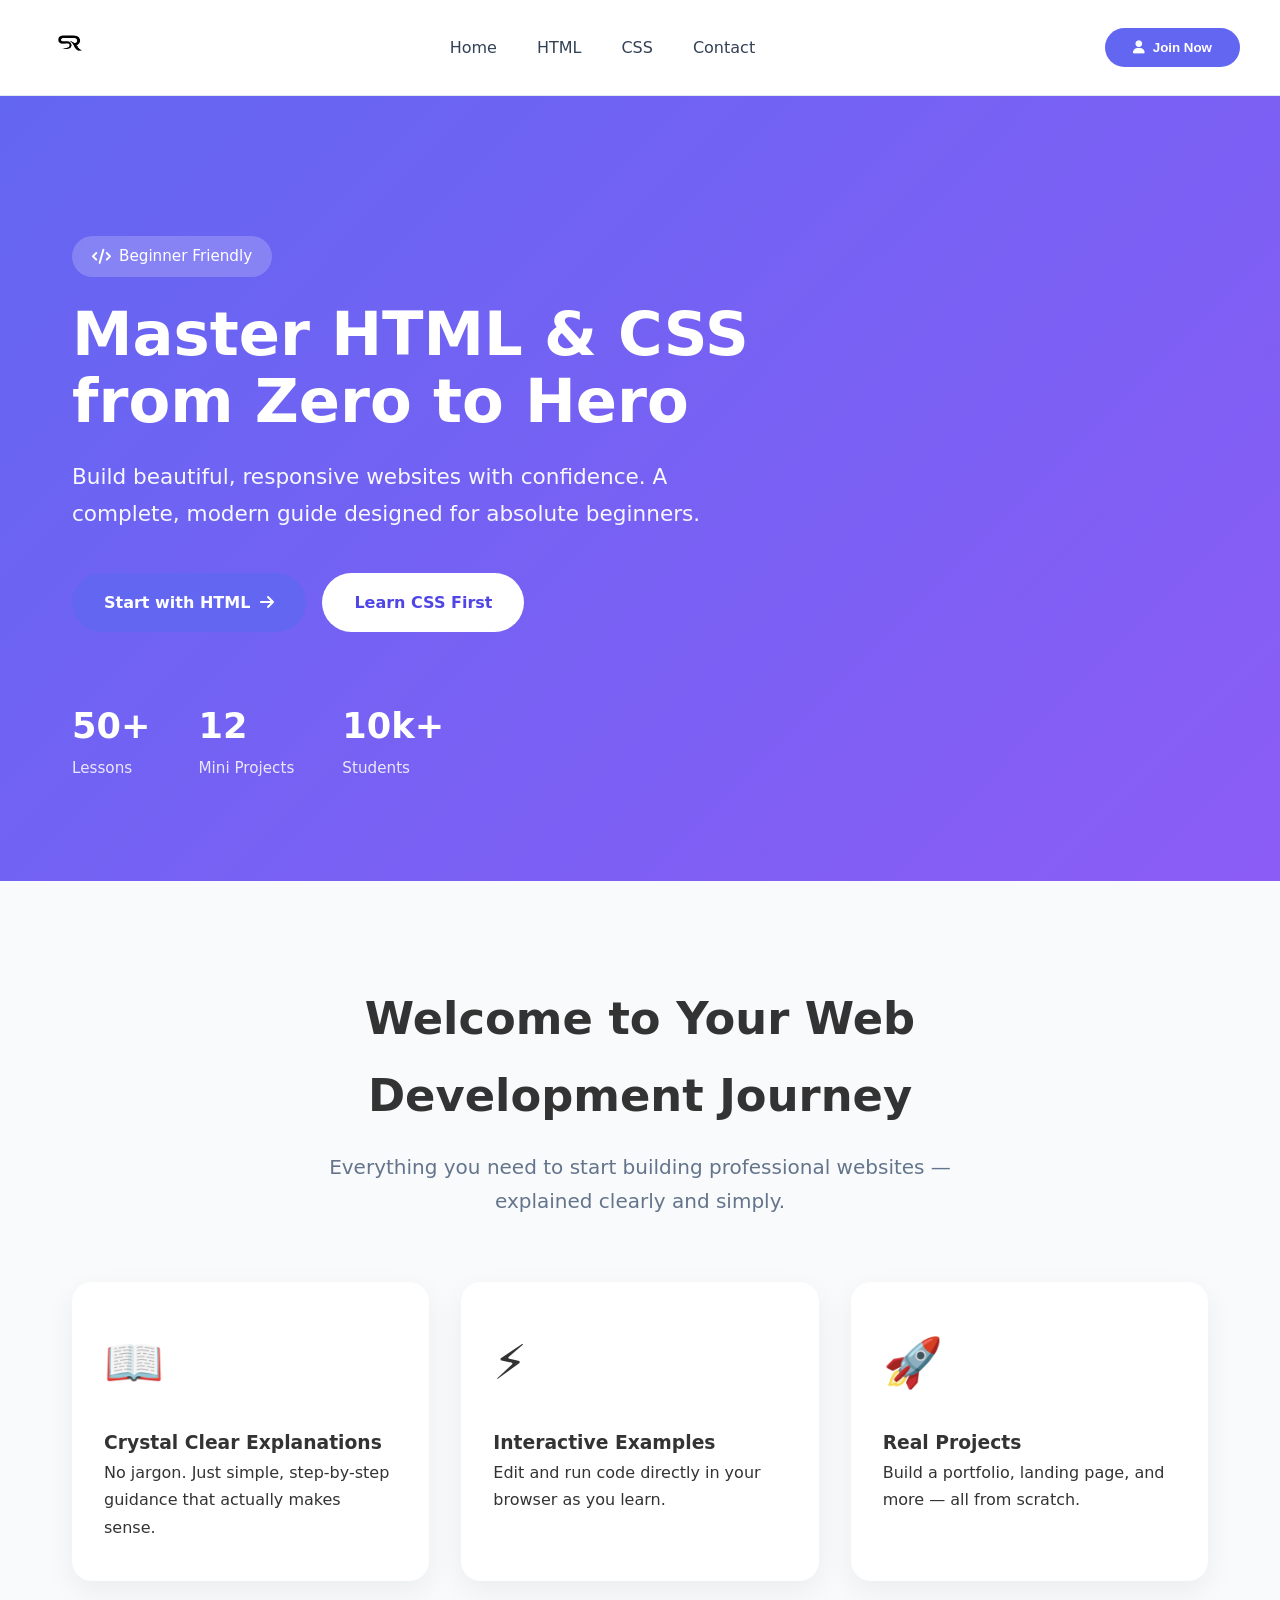
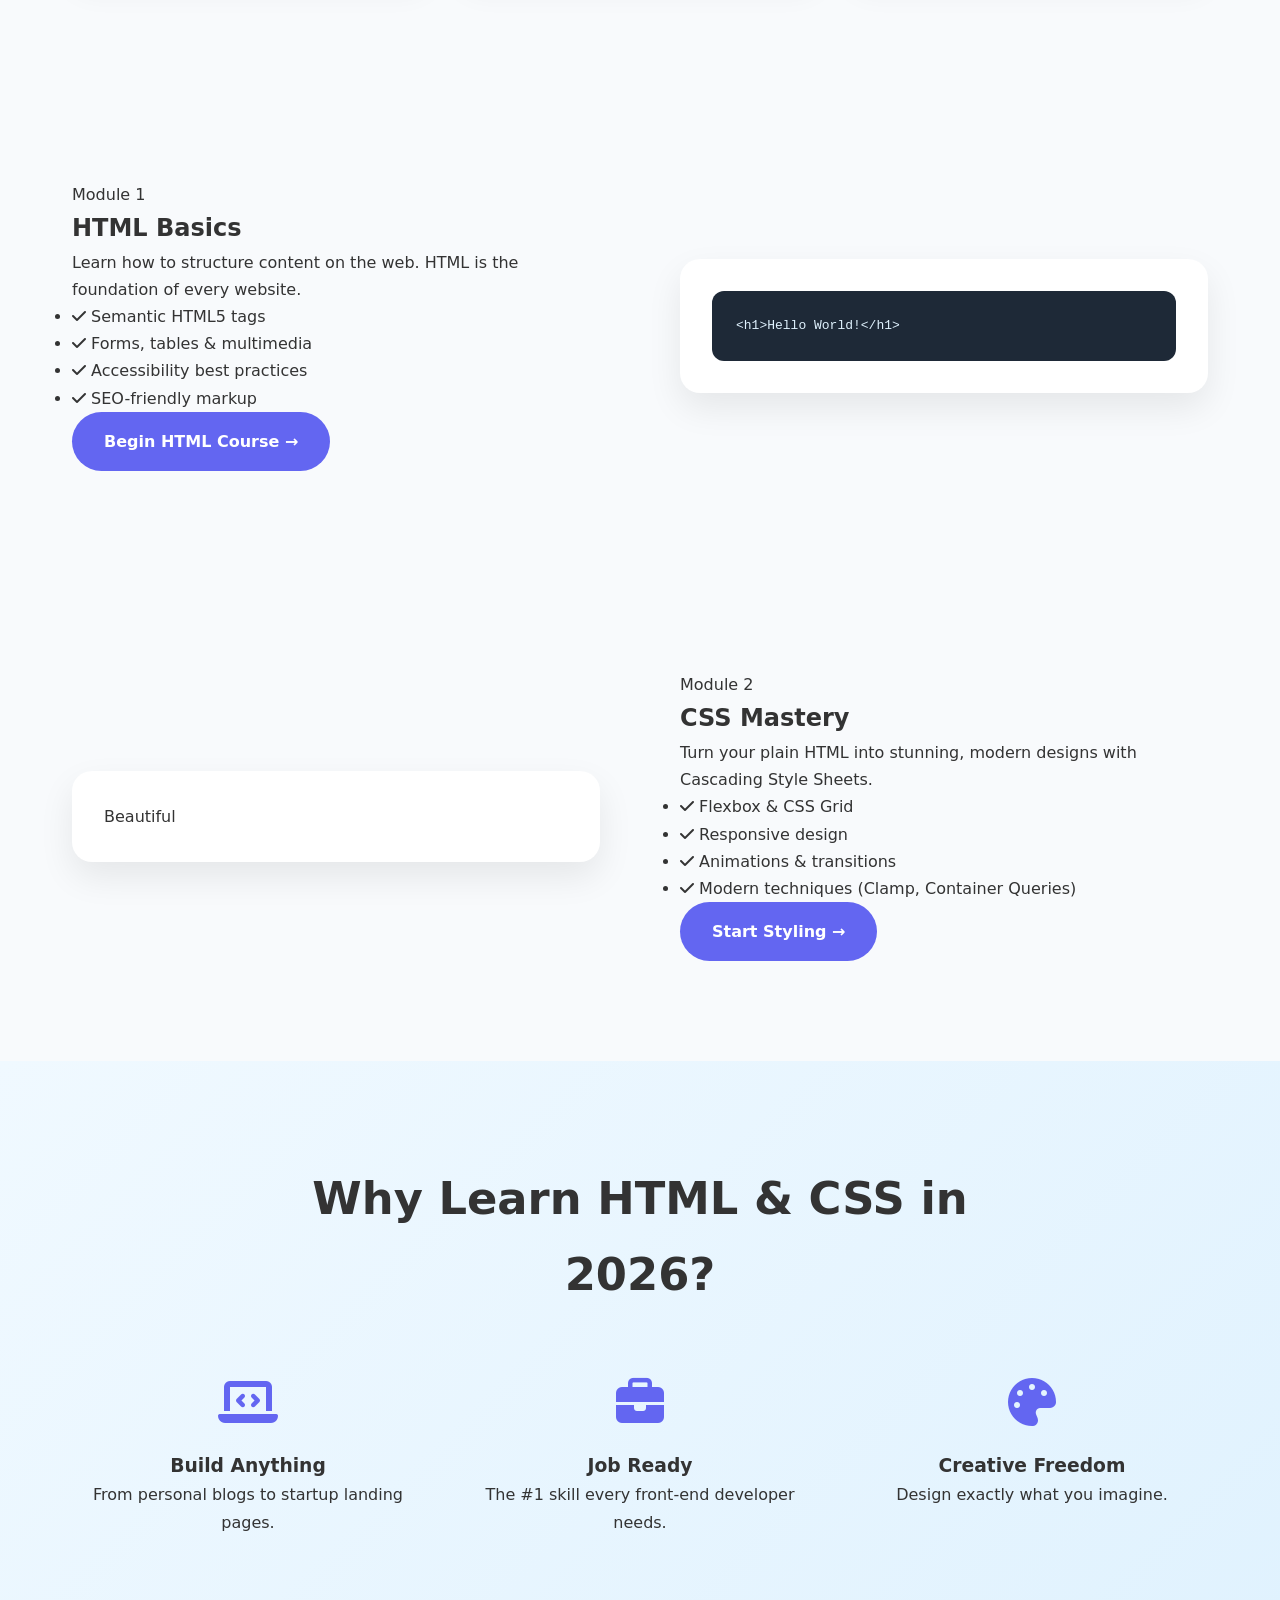
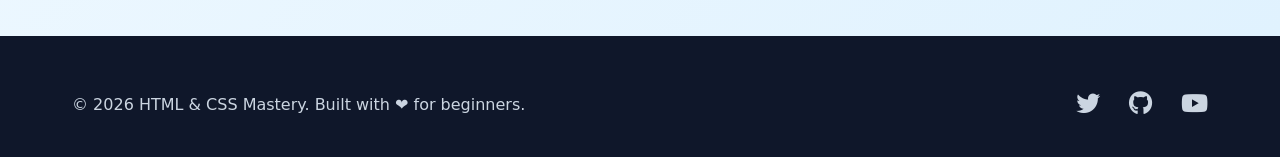
<file: index.html>
<!DOCTYPE html>
<html lang="en">
<head>
    <meta charset="UTF-8">
    <meta name="viewport" content="width=device-width, initial-scale=1.0">
    <title>Basic Guide for HTML and CSS</title>
    <link rel="stylesheet" href="style.css">
    <link rel="stylesheet" href="https://cdnjs.cloudflare.com/ajax/libs/font-awesome/6.5.1/css/all.min.css">
</head>
<body>
    <!-- Navigation Bar -->
    <nav class="nav">
        <div class="container nav-content">
            <div class="logo">
                <a href="#">
                    <img src="images\Logo.webp" alt="CodeCraft Logo">
                </a>
            </div>
            <div class="nav-links">
                <a href="#about">Home</a>
                <a href="#html">HTML</a>
                <a href="#css">CSS</a>
                
               <a href="mailto:rohillashab220@gmail.com">Contact</a>
            </div>
            <!-- Navigation Button (Updated) -->
<div class="nav-actions">
    <button class="btn-primary" id="joinBtn">
        <i class="fas fa-user"></i> Join Now
    </button>
</div>

<!-- Sign Up Modal / Popup -->
<div id="signupModal" class="modal">
    <div class="modal-content">
        <span class="close-btn">&times;</span>
        
        <h2>Create Your Account</h2>
        <p class="modal-subtitle">Join thousands learning HTML & CSS</p>

        <form id="signupForm">
            <div class="form-group">
                <label for="email">Email Address</label>
                <input type="email" id="email" placeholder="you@example.com" required>
            </div>

            <div class="form-group">
                <label for="password">Create Password</label>
                <input type="password" id="password" placeholder="••••••••" required>
            </div>

            <div class="form-group">
                <label for="confirmPassword">Confirm Password</label>
                <input type="password" id="confirmPassword" placeholder="••••••••" required>
            </div>

            <button type="submit" class="btn btn-primary full-width">
                Create Account
            </button>
        </form>

        <div class="divider">
            <span>OR</span>
        </div>

        <button class="btn-google">
            <i class="fab fa-google"></i> Sign up with Google
        </button>

        <p class="terms">
            By signing up, you agree to our <a href="#">Terms</a> and <a href="#">Privacy Policy</a>
        </p>
    </div>
</div>
        </div>
    </nav>

    <!-- Success Modal -->
    <div id="successModal" class="modal">
        <div class="modal-content success-modal">
            <span class="close-btn success-close">&times;</span>
            
            <div class="success-icon">
                <i class="fas fa-check-circle"></i>
            </div>
            
            <h2>Thank You!</h2>
            <p class="success-message">Your account has been created successfully.<br>Welcome to the HTML & CSS journey! 🎉</p>
            
            <button id="continueBtn" class="btn btn-primary full-width">
                Start Learning Now
            </button>
        </div>
    </div>

    <script>
    const modal = document.getElementById('signupModal');
    const joinBtn = document.getElementById('joinBtn');
    const closeBtn = document.querySelector('.close-btn');
    const successModal = document.getElementById('successModal');
    const successCloseBtn = document.querySelector('.success-close');
    const continueBtn = document.getElementById('continueBtn');

    // Open Modal
    joinBtn.addEventListener('click', () => {
        modal.style.display = 'block';
    });

    // Close Modal
    closeBtn.addEventListener('click', () => {
        modal.style.display = 'none';
    });

    successCloseBtn.addEventListener('click', () => {
        successModal.style.display = 'none';
    });

    continueBtn.addEventListener('click', () => {
        successModal.style.display = 'none';
    });

    // Close when clicking outside
    window.addEventListener('click', (e) => {
        if (e.target === modal) {
            modal.style.display = 'none';
        }

        if (e.target === successModal) {
            successModal.style.display = 'none';
        }
    });

    // Form Submission
    document.getElementById('signupForm').addEventListener('submit', (e) => {
        e.preventDefault();
        
        const password = document.getElementById('password').value;
        const confirmPassword = document.getElementById('confirmPassword').value;

        if (password !== confirmPassword) {
            alert("Passwords do not match!");
            return;
        }

        successModal.style.display = 'block';
        modal.style.display = 'none';
    });
</script>

    <!-- Hero Section -->
    <section class="hero">
        <div class="container">
            <div class="hero-content">
                <div class="hero-badge">
                    <i class="fas fa-code"></i> Beginner Friendly
                </div>
                <h1>Master HTML &amp; CSS from Zero to Hero</h1>
                <p class="subtitle">Build beautiful, responsive websites with confidence. A complete, modern guide designed for absolute beginners.</p>
                
                <div class="hero-buttons">
                    <a href="#html" class="btn btn-primary">Start with HTML <i class="fas fa-arrow-right"></i></a>
                    <a href="#css" class="btn btn-secondary">Learn CSS First</a>
                </div>

                <div class="hero-stats">
                    <div class="stat">
                        <span class="stat-number">50+</span>
                        <span class="stat-label">Lessons</span>
                    </div>
                    <div class="stat">
                        <span class="stat-number">12</span>
                        <span class="stat-label">Mini Projects</span>
                    </div>
                    <div class="stat">
                        <span class="stat-number">10k+</span>
                        <span class="stat-label">Students</span>
                    </div>
                </div>
            </div>
        </div>
        
        <!-- Decorative background elements -->
        <div class="hero-bg-shape shape1"></div>
        <div class="hero-bg-shape shape2"></div>
    </section>

    <!-- About Section -->
    <section id="about" class="section">
        <div class="container">
            <div class="section-header">
                <h2>Welcome to Your Web Development Journey</h2>
                <p class="section-subtitle">Everything you need to start building professional websites — explained clearly and simply.</p>
            </div>
            
            <div class="features">
                <div class="feature-card">
                    <div class="feature-icon">📖</div>
                    <h3>Crystal Clear Explanations</h3>
                    <p>No jargon. Just simple, step-by-step guidance that actually makes sense.</p>
                </div>
                <div class="feature-card">
                    <div class="feature-icon">⚡</div>
                    <h3>Interactive Examples</h3>
                    <p>Edit and run code directly in your browser as you learn.</p>
                </div>
                <div class="feature-card">
                    <div class="feature-icon">🚀</div>
                    <h3>Real Projects</h3>
                    <p>Build a portfolio, landing page, and more — all from scratch.</p>
                </div>
            </div>
        </div>
    </section>

    <!-- HTML Section -->
    <section id="html" class="section bg-light">
        <div class="container">
            <div class="grid-2">
                <div class="content">
                    <div class="badge">Module 1</div>
                    <h2>HTML Basics</h2>
                    <p>Learn how to structure content on the web. HTML is the foundation of every website.</p>
                    
                    <ul class="check-list">
                        <li><i class="fas fa-check"></i> Semantic HTML5 tags</li>
                        <li><i class="fas fa-check"></i> Forms, tables &amp; multimedia</li>
                        <li><i class="fas fa-check"></i> Accessibility best practices</li>
                        <li><i class="fas fa-check"></i> SEO-friendly markup</li>
                    </ul>
                    
                    <a href="html-Basics.html" class="btn btn-primary">
    Begin HTML Course →
</a>
                </div>
                <div class="preview-card">
                    <div class="code-preview">
                        <pre>&lt;h1&gt;Hello World!&lt;/h1&gt;</pre>
                    </div>
                </div>
            </div>
        </div>
    </section>

    <!-- CSS Section -->
    <section id="css" class="section">
        <div class="container">
            <div class="grid-2 reverse">
                <div class="content">
                    <div class="badge">Module 2</div>
                    <h2>CSS Mastery</h2>
                    <p>Turn your plain HTML into stunning, modern designs with Cascading Style Sheets.</p>
                    
                    <ul class="check-list">
                        <li><i class="fas fa-check"></i> Flexbox &amp; CSS Grid</li>
                        <li><i class="fas fa-check"></i> Responsive design</li>
                        <li><i class="fas fa-check"></i> Animations &amp; transitions</li>
                        <li><i class="fas fa-check"></i> Modern techniques (Clamp, Container Queries)</li>
                    </ul>
                    
                    <a href="Css-Basics.html" class="btn btn-primary">Start Styling →</a>
                </div>
                <div class="preview-card">
                    <div class="css-demo">
                        <div class="demo-box">Beautiful</div>
                    </div>
                </div>
            </div>
        </div>
    </section>

    <!-- Why Learn Section -->
    <section class="section bg-gradient">
        <div class="container">
            <div class="section-header">
                <h2>Why Learn HTML &amp; CSS in 2026?</h2>
            </div>
            <div class="benefits">
                <div class="benefit">
                    <i class="fas fa-laptop-code"></i>
                    <h3>Build Anything</h3>
                    <p>From personal blogs to startup landing pages.</p>
                </div>
                <div class="benefit">
                    <i class="fas fa-briefcase"></i>
                    <h3>Job Ready</h3>
                    <p>The #1 skill every front-end developer needs.</p>
                </div>
                <div class="benefit">
                    <i class="fas fa-palette"></i>
                    <h3>Creative Freedom</h3>
                    <p>Design exactly what you imagine.</p>
                </div>
            </div>
        </div>
    </section>

    <footer>
        <div class="container">
            <div class="footer-content">
                <p>&copy; 2026 HTML &amp; CSS Mastery. Built with ❤️ for beginners.</p>
                <div class="social-links">
                    <a href="#"><i class="fab fa-twitter"></i></a>
                    <a href="#"><i class="fab fa-github"></i></a>
                    <a href="#"><i class="fab fa-youtube"></i></a>
                </div>
            </div>
        </div>
    </footer>
</body>
</html>
</file>
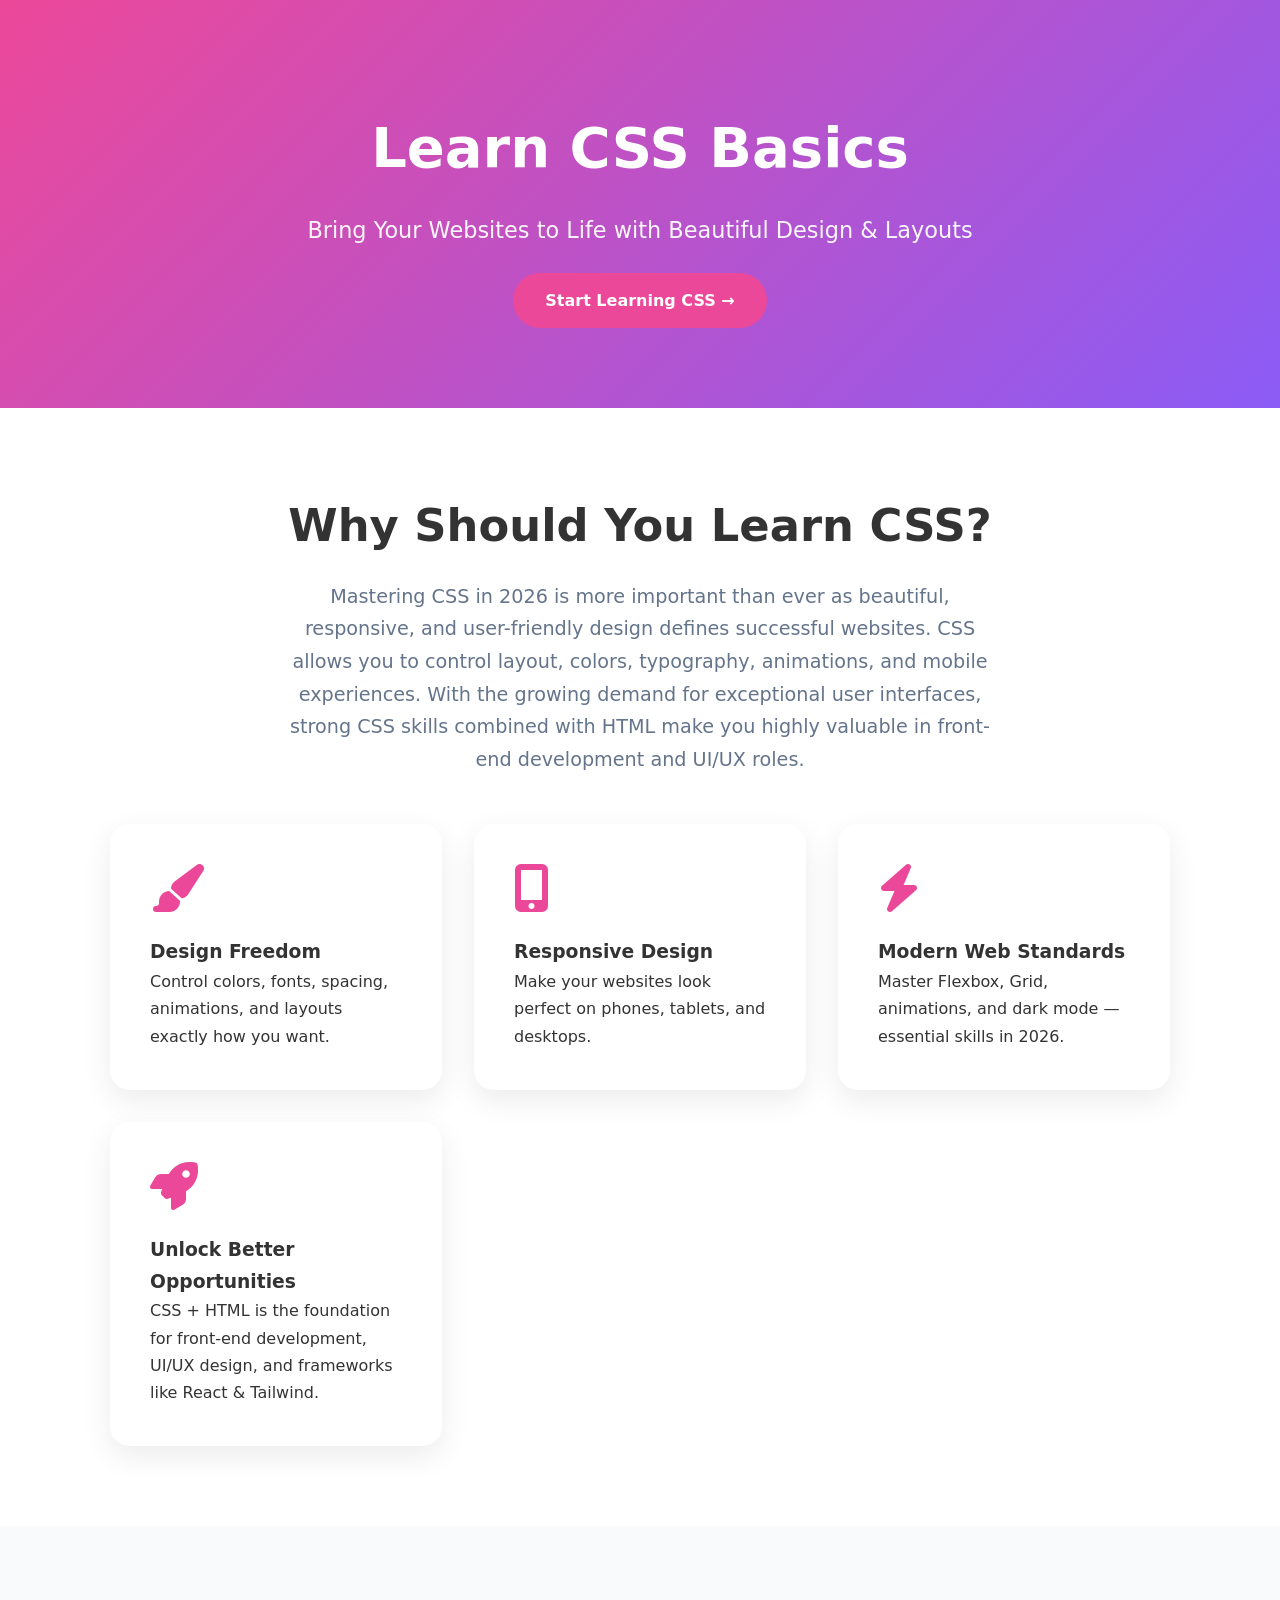
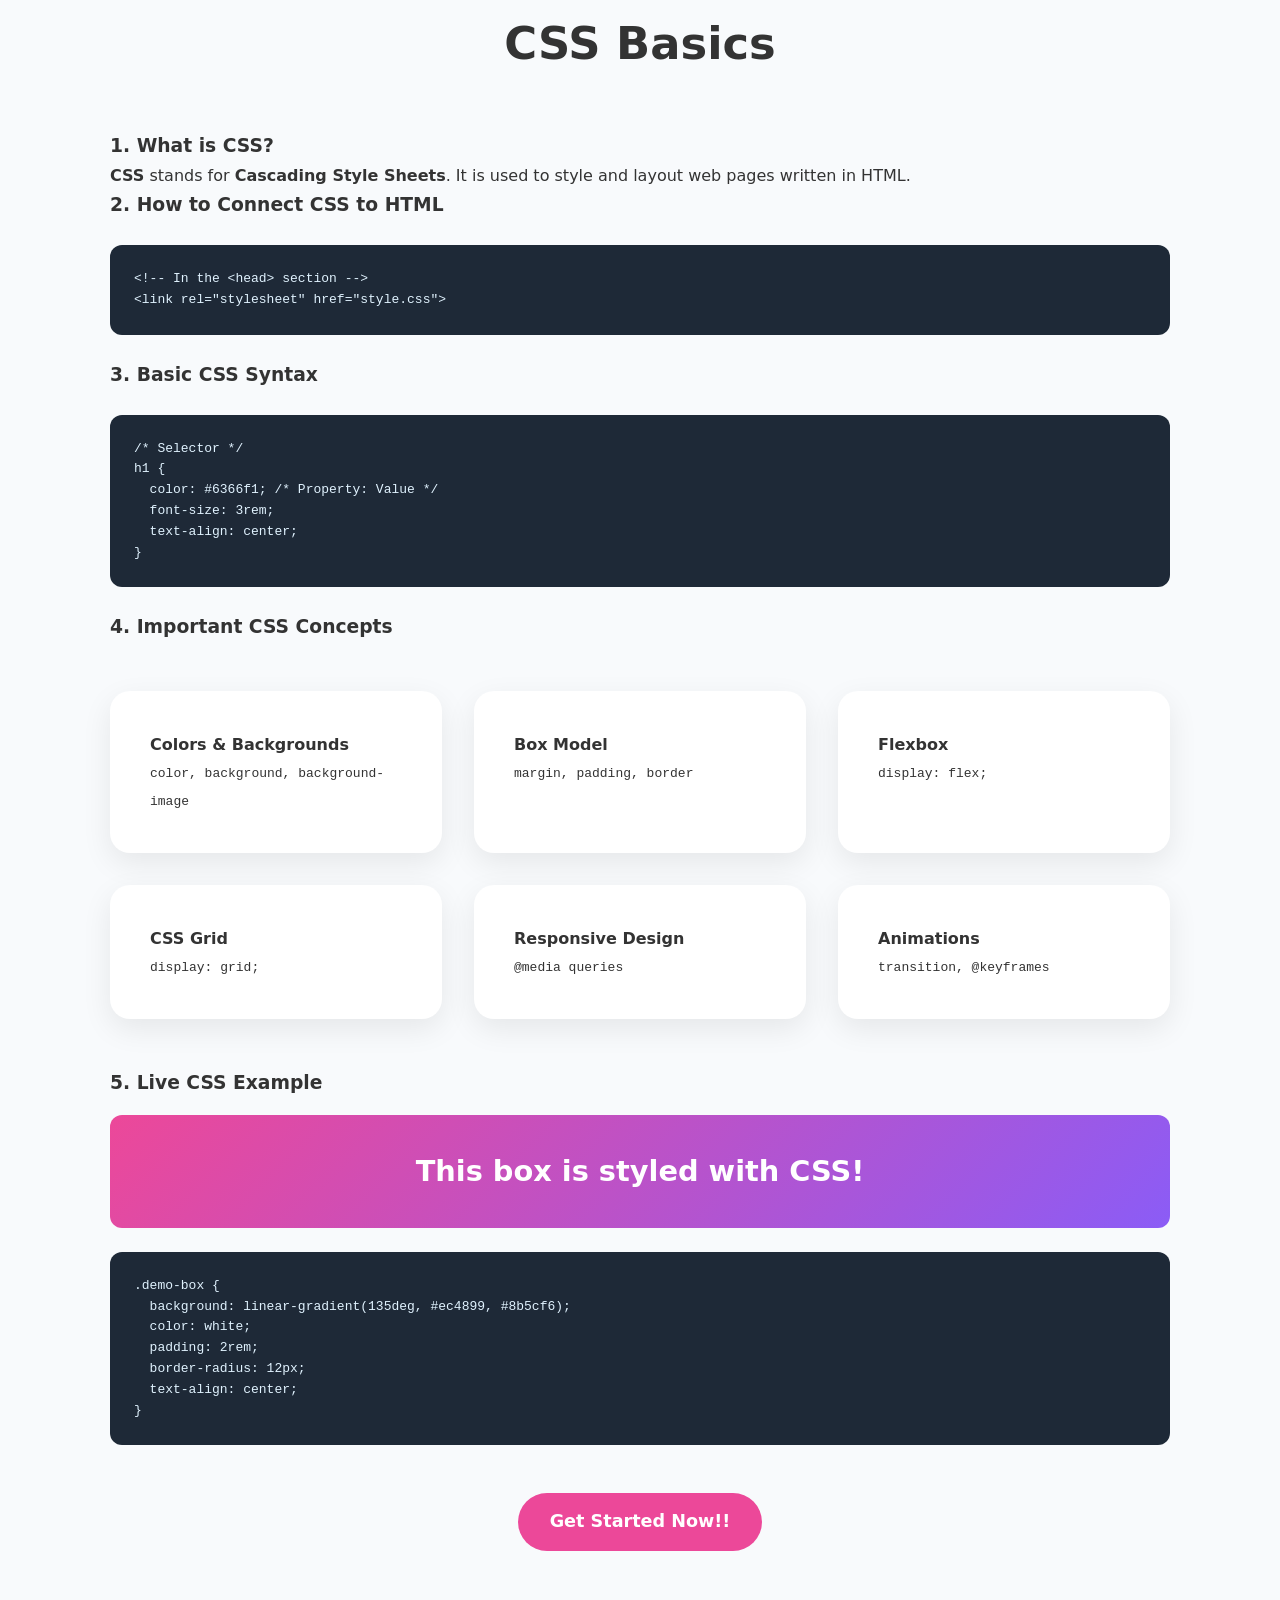
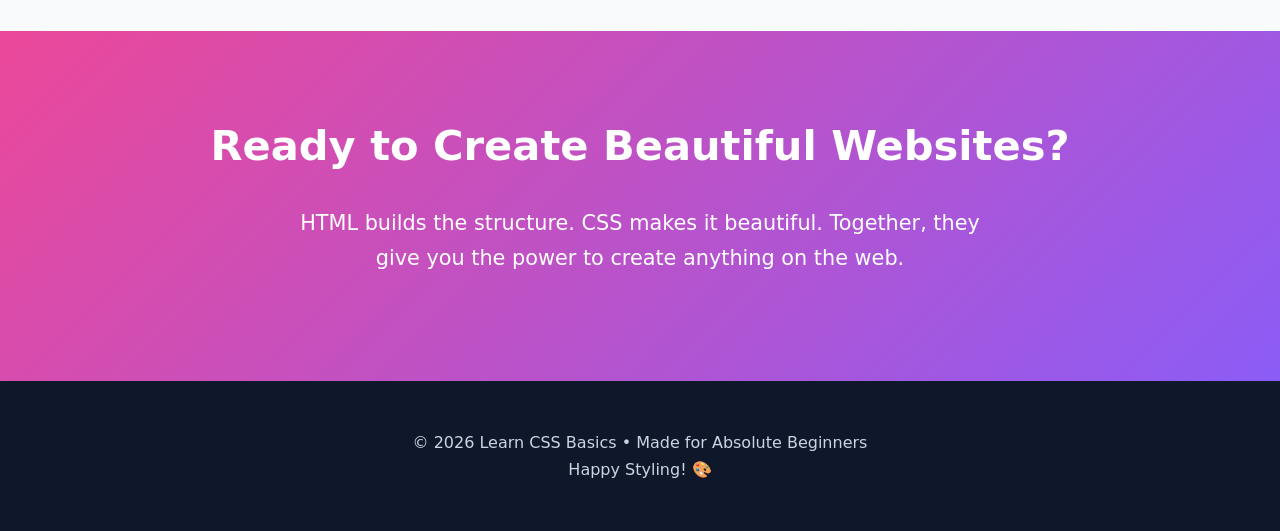
<file: Css-Basics.html>
<!DOCTYPE html>
<html lang="en">
<head>
    <meta charset="UTF-8">
    <meta name="viewport" content="width=device-width, initial-scale=1.0">
    <title>CSS Basics - Why Learn CSS in 2026</title>
    <link rel="stylesheet" href="https://cdnjs.cloudflare.com/ajax/libs/font-awesome/6.5.1/css/all.min.css">
    <style>
        * {
            margin: 0;
            padding: 0;
            box-sizing: border-box;
        }
        body {
            font-family: 'Segoe UI', system-ui, sans-serif;
            line-height: 1.7;
            color: #333;
            background: linear-gradient(to bottom, #f8fafc, #e0f2fe);
        }
        .container {
            max-width: 1100px;
            margin: 0 auto;
            padding: 0 20px;
        }
        header {
            background: linear-gradient(135deg, #ec4899, #8b5cf6);
            color: white;
            padding: 100px 0 80px;
            text-align: center;
        }
        h1 {
            font-size: 3.5rem;
            margin-bottom: 1rem;
        }
        .subtitle {
            font-size: 1.4rem;
            opacity: 0.95;
        }
        section {
            padding: 80px 0;
        }
        .why-learn {
            background: white;
        }
        .grid {
            display: grid;
            grid-template-columns: repeat(auto-fit, minmax(300px, 1fr));
            gap: 2rem;
            margin-top: 3rem;
        }
        .card {
            background: white;
            padding: 2.5rem;
            border-radius: 20px;
            box-shadow: 0 10px 30px rgba(0,0,0,0.08);
            transition: 0.3s;
        }
        .card:hover {
            transform: translateY(-10px);
        }
        .card i {
            font-size: 3rem;
            color: #ec4899;
            margin-bottom: 1.5rem;
        }
        .basics {
            background: #f8fafc;
        }
        .code-example {
            background: #1e2937;
            color: #e0f2fe;
            padding: 1.5rem;
            border-radius: 12px;
            font-family: monospace;
            overflow-x: auto;
            margin: 1.5rem 0;
            line-height: 1.6;
        }
        .comment {
            color: #64748b;
        }
        footer {
            background: #0f172a;
            color: #cbd5e1;
            text-align: center;
            padding: 3rem 0;
        }
        .btn {
            display: inline-block;
            background: #ec4899;
            color: white;
            padding: 14px 32px;
            border-radius: 50px;
            text-decoration: none;
            font-weight: 600;
            margin-top: 1.5rem;
            transition: 0.3s;
        }
        .btn:hover {
            background: #db2777;
            transform: translateY(-3px);
        }
        .demo-box {
            background: linear-gradient(135deg, #ec4899, #8b5cf6);
            color: white;
            padding: 2rem;
            border-radius: 12px;
            text-align: center;
            font-weight: bold;
            margin: 1rem 0;
        }
    </style>
</head>
<body>

    <!-- Header / Hero -->
    <header>
        <div class="container">
            <h1>Learn CSS Basics</h1>
            <p class="subtitle">Bring Your Websites to Life with Beautiful Design &amp; Layouts</p>
            <a href="#basics" class="btn">Start Learning CSS →</a>
        </div>
    </header>

    <!-- Why Learn CSS -->
    <section id="why" class="why-learn">
        <div class="container">
            <h2 style="text-align: center; font-size: 2.8rem; margin-bottom: 1rem;">Why Should You Learn CSS?</h2>
            <p style="text-align: center; max-width: 700px; margin: 0 auto 3rem; font-size: 1.2rem; color: #64748b;">
               Mastering CSS in 2026 is more important than ever as beautiful, responsive, and user-friendly design defines successful websites. CSS allows you to control layout, colors, typography, animations, and mobile experiences. With the growing demand for exceptional user interfaces, strong CSS skills combined with HTML make you highly valuable in front-end development and UI/UX roles.
            </p>

            <div class="grid">
                <div class="card">
                    <i class="fas fa-paint-brush"></i>
                    <h3>Design Freedom</h3>
                    <p>Control colors, fonts, spacing, animations, and layouts exactly how you want.</p>
                </div>
                <div class="card">
                    <i class="fas fa-mobile-alt"></i>
                    <h3>Responsive Design</h3>
                    <p>Make your websites look perfect on phones, tablets, and desktops.</p>
                </div>
                <div class="card">
                    <i class="fas fa-bolt"></i>
                    <h3>Modern Web Standards</h3>
                    <p>Master Flexbox, Grid, animations, and dark mode — essential skills in 2026.</p>
                </div>
                <div class="card">
                    <i class="fas fa-rocket"></i>
                    <h3>Unlock Better Opportunities</h3>
                    <p>CSS + HTML is the foundation for front-end development, UI/UX design, and frameworks like React &amp; Tailwind.</p>
                </div>
            </div>
        </div>
    </section>

    <!-- CSS Basics -->
    <section id="basics" class="basics">
        <div class="container">
            <h2 style="text-align: center; font-size: 2.8rem; margin-bottom: 3rem;">CSS Basics</h2>

            <h3>1. What is CSS?</h3>
            <p><strong>CSS</strong> stands for <strong>Cascading Style Sheets</strong>. It is used to style and layout web pages written in HTML.</p>

            <h3>2. How to Connect CSS to HTML</h3>
            <div class="code-example">
                &lt;!-- In the &lt;head&gt; section --&gt;<br>
                &lt;link rel="stylesheet" href="style.css"&gt;
            </div>

            <h3>3. Basic CSS Syntax</h3>
            <div class="code-example">
                /* Selector */<br>
                h1 {<br>
                &nbsp;&nbsp;color: #6366f1;          /* Property: Value */<br>
                &nbsp;&nbsp;font-size: 3rem;<br>
                &nbsp;&nbsp;text-align: center;<br>
                }
            </div>

            <h3>4. Important CSS Concepts</h3>
            <div class="grid">
                <div class="card">
                    <strong>Colors &amp; Backgrounds</strong><br>
                    <code>color, background, background-image</code>
                </div>
                <div class="card">
                    <strong>Box Model</strong><br>
                    <code>margin, padding, border</code>
                </div>
                <div class="card">
                    <strong>Flexbox</strong><br>
                    <code>display: flex;</code>
                </div>
                <div class="card">
                    <strong>CSS Grid</strong><br>
                    <code>display: grid;</code>
                </div>
                <div class="card">
                    <strong>Responsive Design</strong><br>
                    <code>@media queries</code>
                </div>
                <div class="card">
                    <strong>Animations</strong><br>
                    <code>transition, @keyframes</code>
                </div>
            </div>

            <h3 style="margin-top: 3rem;">5. Live CSS Example</h3>
            <div class="demo-box" style="font-size: 1.8rem;">
                This box is styled with CSS!
            </div>
            <div class="code-example">
                .demo-box {<br>
                &nbsp;&nbsp;background: linear-gradient(135deg, #ec4899, #8b5cf6);<br>
                &nbsp;&nbsp;color: white;<br>
                &nbsp;&nbsp;padding: 2rem;<br>
                &nbsp;&nbsp;border-radius: 12px;<br>
                &nbsp;&nbsp;text-align: center;<br>
                }
            </div>

            <center>
                <a href="https://youtu.be/KRXsAGEYrwo?si=AxuIu0ccNlh1Y8It" class="btn" style="font-size: 1.1rem;">Get Started Now!!</a>
            </center>
        </div>
    </section>

    <!-- Final Motivation -->
    <section style="background: linear-gradient(135deg, #ec4899, #8b5cf6); color: white; text-align: center;">
        <div class="container">
            <h2 style="font-size: 2.6rem;">Ready to Create Beautiful Websites?</h2>
            <p style="font-size: 1.3rem; max-width: 700px; margin: 1.5rem auto;">
                HTML builds the structure. CSS makes it beautiful. Together, they give you the power to create anything on the web.
            </p>
            
        </div>
    </section>

    <footer>
        <div class="container">
            <p>&copy; 2026 Learn CSS Basics • Made for Absolute Beginners</p>
            <p>Happy Styling! 🎨</p>
        </div>
    </footer>

</body>
</html>
</file>
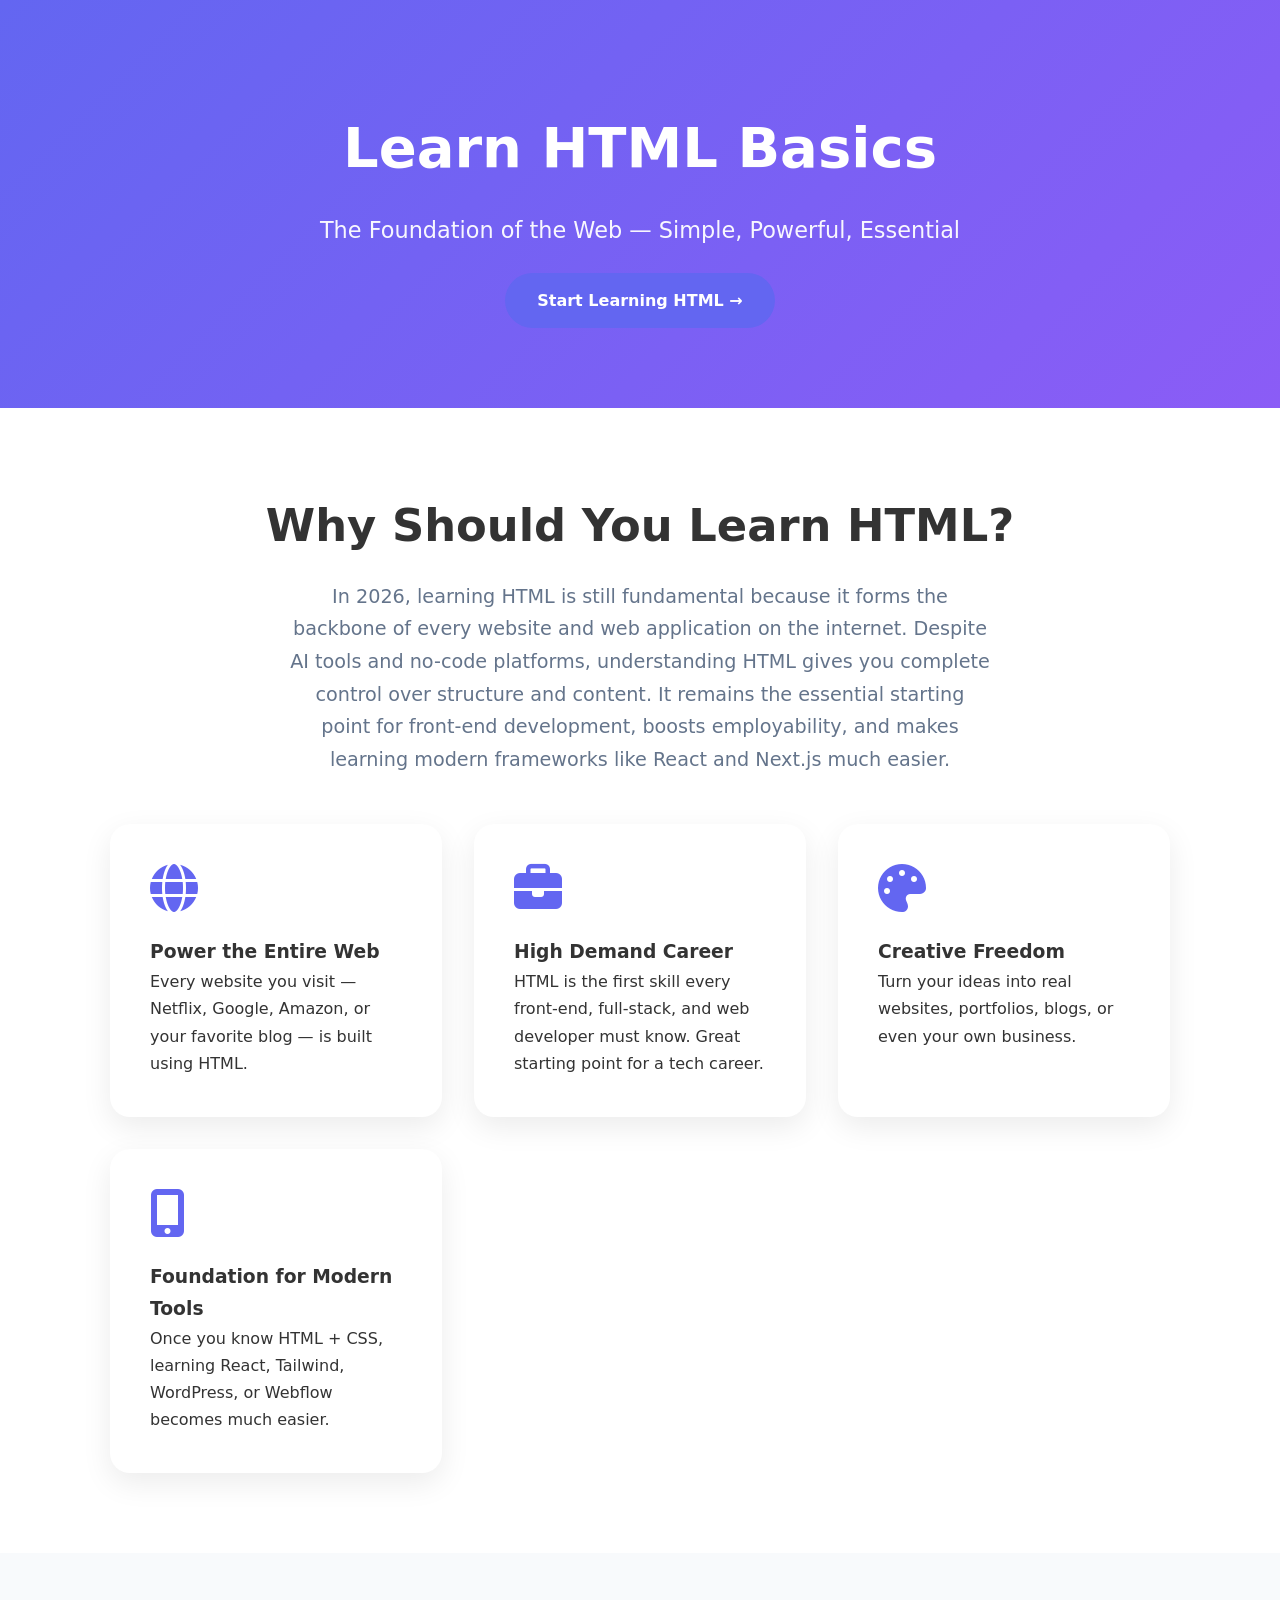
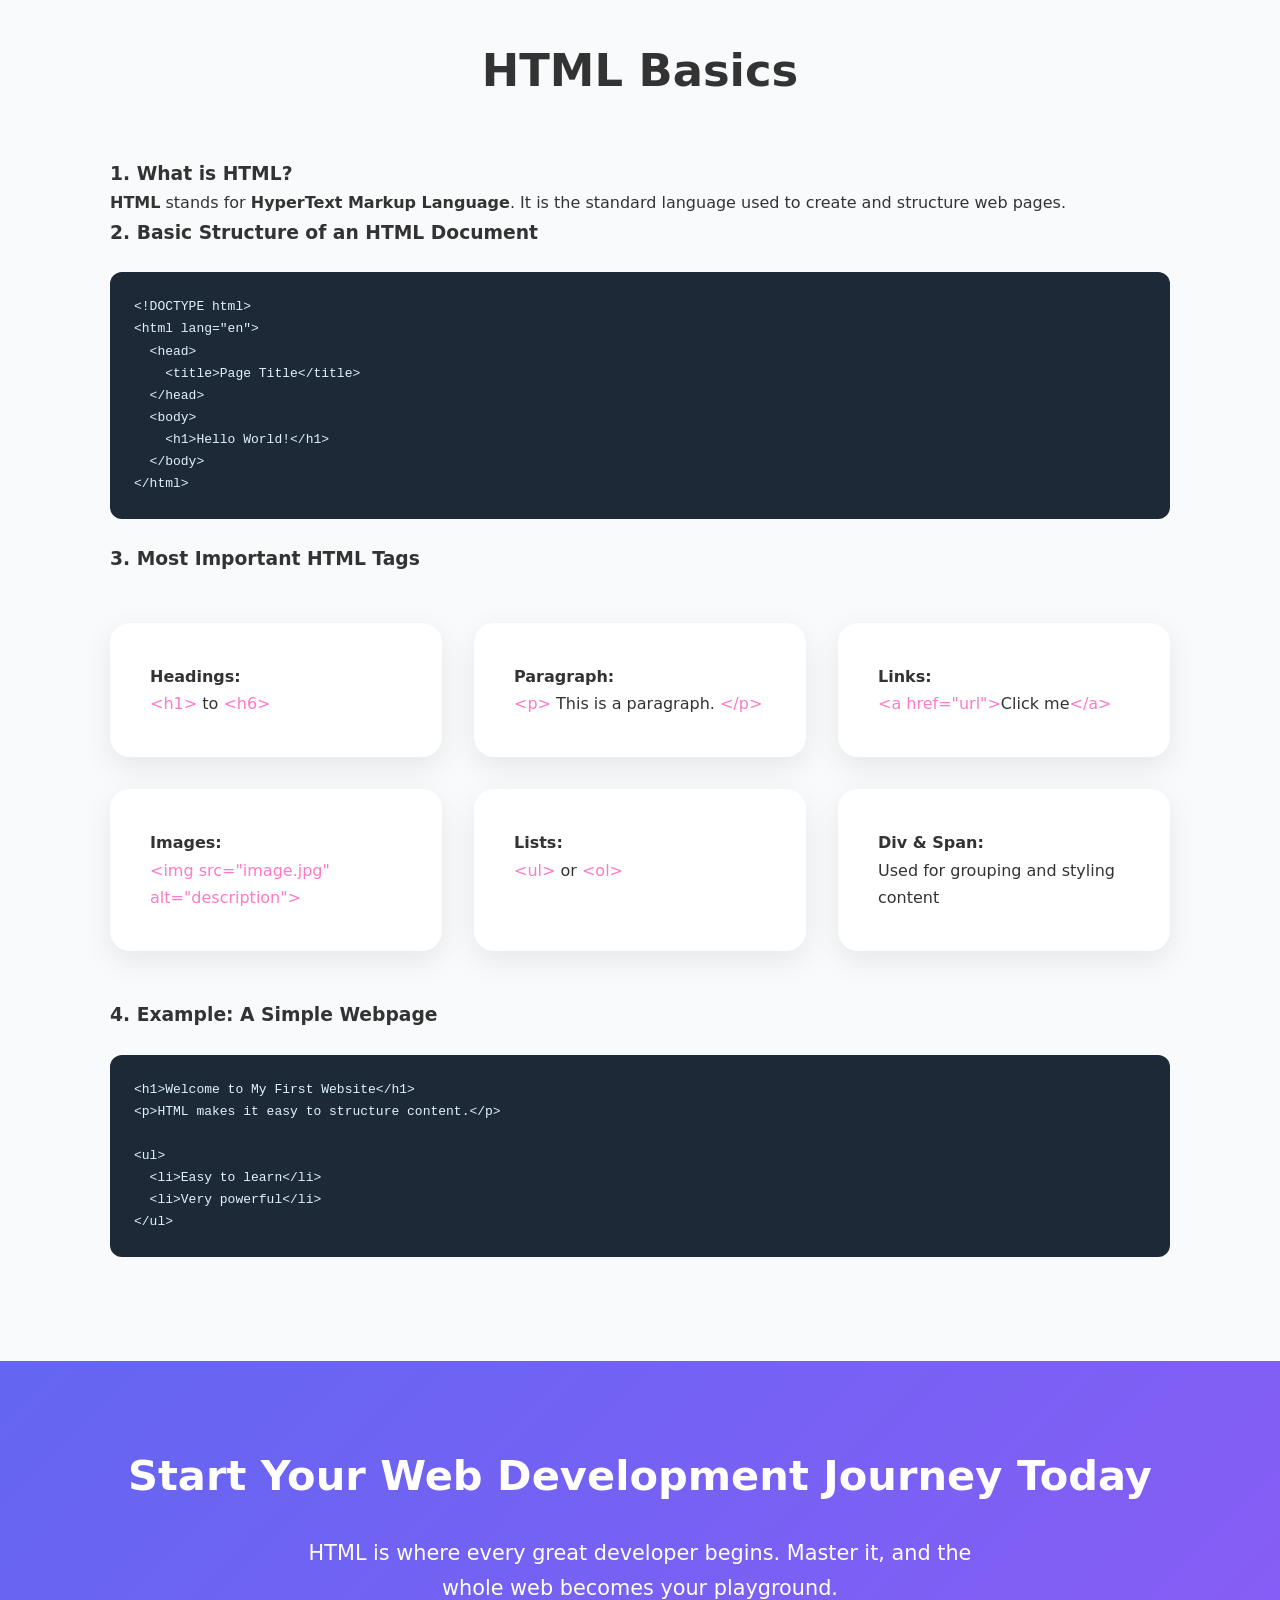
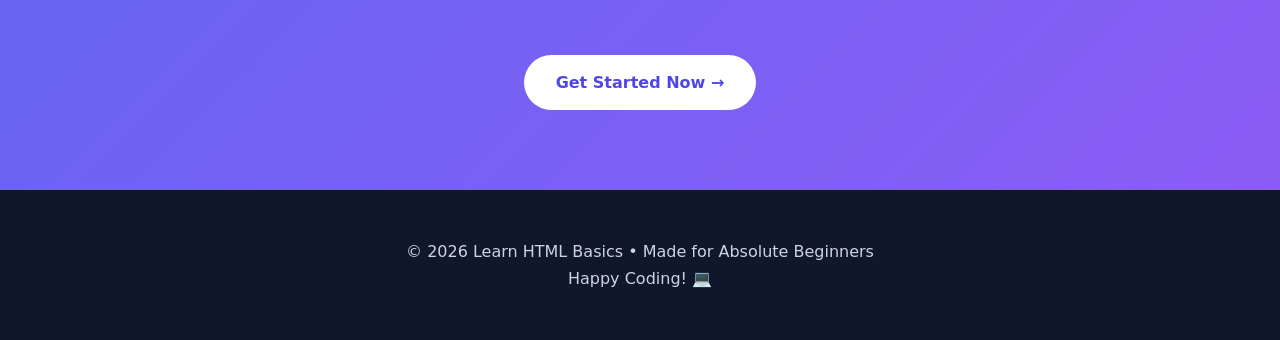
<file: html-Basics.html>
<!DOCTYPE html>
<html lang="en">
<head>
    <meta charset="UTF-8">
    <meta name="viewport" content="width=device-width, initial-scale=1.0">
    <title>HTML Basics - Why Learn HTML in 2026</title>
    <link rel="stylesheet" href="https://cdnjs.cloudflare.com/ajax/libs/font-awesome/6.5.1/css/all.min.css">
    <style>
        * {
            margin: 0;
            padding: 0;
            box-sizing: border-box;
        }
        body {
            font-family: 'Segoe UI', system-ui, sans-serif;
            line-height: 1.7;
            color: #333;
            background: linear-gradient(to bottom, #f8fafc, #e0f2fe);
        }
        .container {
            max-width: 1100px;
            margin: 0 auto;
            padding: 0 20px;
        }
        header {
            background: linear-gradient(135deg, #6366f1, #8b5cf6);
            color: white;
            padding: 100px 0 80px;
            text-align: center;
        }
        h1 {
            font-size: 3.5rem;
            margin-bottom: 1rem;
        }
        .subtitle {
            font-size: 1.4rem;
            opacity: 0.95;
        }
        section {
            padding: 80px 0;
        }
        .why-learn {
            background: white;
        }
        .grid {
            display: grid;
            grid-template-columns: repeat(auto-fit, minmax(300px, 1fr));
            gap: 2rem;
            margin-top: 3rem;
        }
        .card {
            background: white;
            padding: 2.5rem;
            border-radius: 20px;
            box-shadow: 0 10px 30px rgba(0,0,0,0.08);
            transition: 0.3s;
        }
        .card:hover {
            transform: translateY(-10px);
        }
        .card i {
            font-size: 3rem;
            color: #6366f1;
            margin-bottom: 1.5rem;
        }
        .basics {
            background: #f8fafc;
        }
        .code-example {
            background: #1e2937;
            color: #e0f2fe;
            padding: 1.5rem;
            border-radius: 12px;
            font-family: monospace;
            overflow-x: auto;
            margin: 1.5rem 0;
        }
        .tag {
            color: #ff79c6;
        }
        .attr {
            color: #f1fa8c;
        }
        footer {
            background: #0f172a;
            color: #cbd5e1;
            text-align: center;
            padding: 3rem 0;
        }
        .btn {
            display: inline-block;
            background: #6366f1;
            color: white;
            padding: 14px 32px;
            border-radius: 50px;
            text-decoration: none;
            font-weight: 600;
            margin-top: 1.5rem;
            transition: 0.3s;
        }
        .btn:hover {
            background: #4f46e5;
            transform: translateY(-3px);
        }
    </style>
</head>
<body>

    <!-- Header / Hero -->
    <header>
        <div class="container">
            <h1>Learn HTML Basics</h1>
            <p class="subtitle">The Foundation of the Web — Simple, Powerful, Essential</p>
            <a href="#basics" class="btn">Start Learning HTML →</a>
        </div>
    </header>

    <!-- Why Learn HTML -->
    <section id="why" class="why-learn">
        <div class="container">
            <h2 style="text-align: center; font-size: 2.8rem; margin-bottom: 1rem;">Why Should You Learn HTML?</h2>
            <p style="text-align: center; max-width: 700px; margin: 0 auto 3rem; font-size: 1.2rem; color: #64748b;">
                In 2026, learning HTML is still fundamental because it forms the backbone of every website and web application on the internet. Despite AI tools and no-code platforms, understanding HTML gives you complete control over structure and content. It remains the essential starting point for front-end development, boosts employability, and makes learning modern frameworks like React and Next.js much easier.
            </p>

            <div class="grid">
                <div class="card">
                    <i class="fas fa-globe"></i>
                    <h3>Power the Entire Web</h3>
                    <p>Every website you visit — Netflix, Google, Amazon, or your favorite blog — is built using HTML.</p>
                </div>
                <div class="card">
                    <i class="fas fa-briefcase"></i>
                    <h3>High Demand Career</h3>
                    <p>HTML is the first skill every front-end, full-stack, and web developer must know. Great starting point for a tech career.</p>
                </div>
                <div class="card">
                    <i class="fas fa-palette"></i>
                    <h3>Creative Freedom</h3>
                    <p>Turn your ideas into real websites, portfolios, blogs, or even your own business.</p>
                </div>
                <div class="card">
                    <i class="fas fa-mobile-alt"></i>
                    <h3>Foundation for Modern Tools</h3>
                    <p>Once you know HTML + CSS, learning React, Tailwind, WordPress, or Webflow becomes much easier.</p>
                </div>
            </div>
        </div>
    </section>

    <!-- HTML Basics -->
    <section id="basics" class="basics">
        <div class="container">
            <h2 style="text-align: center; font-size: 2.8rem; margin-bottom: 3rem;">HTML Basics</h2>

            <h3>1. What is HTML?</h3>
            <p><strong>HTML</strong> stands for <strong>HyperText Markup Language</strong>. It is the standard language used to create and structure web pages.</p>

            <h3>2. Basic Structure of an HTML Document</h3>
            <div class="code-example">
                &lt;!DOCTYPE html&gt;<br>
                &lt;html lang="en"&gt;<br>
                &nbsp;&nbsp;&lt;head&gt;<br>
                &nbsp;&nbsp;&nbsp;&nbsp;&lt;title&gt;Page Title&lt;/title&gt;<br>
                &nbsp;&nbsp;&lt;/head&gt;<br>
                &nbsp;&nbsp;&lt;body&gt;<br>
                &nbsp;&nbsp;&nbsp;&nbsp;&lt;h1&gt;Hello World!&lt;/h1&gt;<br>
                &nbsp;&nbsp;&lt;/body&gt;<br>
                &lt;/html&gt;
            </div>

            <h3>3. Most Important HTML Tags</h3>
            <div class="grid">
                <div class="card">
                    <strong>Headings:</strong><br>
                    <span class="tag">&lt;h1&gt;</span> to <span class="tag">&lt;h6&gt;</span>
                </div>
                <div class="card">
                    <strong>Paragraph:</strong><br>
                    <span class="tag">&lt;p&gt;</span> This is a paragraph. <span class="tag">&lt;/p&gt;</span>
                </div>
                <div class="card">
                    <strong>Links:</strong><br>
                    <span class="tag">&lt;a href="url"&gt;</span>Click me<span class="tag">&lt;/a&gt;</span>
                </div>
                <div class="card">
                    <strong>Images:</strong><br>
                    <span class="tag">&lt;img src="image.jpg" alt="description"&gt;</span>
                </div>
                <div class="card">
                    <strong>Lists:</strong><br>
                    <span class="tag">&lt;ul&gt;</span> or <span class="tag">&lt;ol&gt;</span>
                </div>
                <div class="card">
                    <strong>Div &amp; Span:</strong><br>
                    Used for grouping and styling content
                </div>
            </div>

            <h3 style="margin-top: 3rem;">4. Example: A Simple Webpage</h3>
            <div class="code-example">
                &lt;h1&gt;Welcome to My First Website&lt;/h1&gt;<br>
                &lt;p&gt;HTML makes it easy to structure content.&lt;/p&gt;<br><br>
                &lt;ul&gt;<br>
                &nbsp;&nbsp;&lt;li&gt;Easy to learn&lt;/li&gt;<br>
                &nbsp;&nbsp;&lt;li&gt;Very powerful&lt;/li&gt;<br>
                &lt;/ul&gt;
            </div>

            <!-- <center>
                <a href="https://youtu.be/Ut4RpySLM6Y?si=pfaiCc2hY4uqEH3r" class="btn" style="font-size: 1.1rem;">Try Building Your First Page</a>
            </center> -->
        </div>
    </section>

    <!-- Final Motivation -->
    <section style="background: linear-gradient(135deg, #6366f1, #8b5cf6); color: white; text-align: center;">
        <div class="container">
            <h2 style="font-size: 2.6rem;">Start Your Web Development Journey Today</h2>
            <p style="font-size: 1.3rem; max-width: 700px; margin: 1.5rem auto;">
                HTML is where every great developer begins. Master it, and the whole web becomes your playground.
            </p>
            <a href="https://youtu.be/Ut4RpySLM6Y?si=pfaiCc2hY4uqEH3r" class="btn" style="background: white; color: #4f46e5;">Get Started Now →</a>
        </div>
    </section>

    <footer>
        <div class="container">
            <p>&copy; 2026 Learn HTML Basics • Made for Absolute Beginners</p>
            <p>Happy Coding! 💻</p>
        </div>
    </footer>

</body>
</html>
</file>
<file: style.css>
/* Reset & Base */
* {
    margin: 0;
    padding: 0;
    box-sizing: border-box;
}

body {
    font-family: 'Segoe UI', system-ui, sans-serif;
    line-height: 1.7;
    color: #333;
    background: #f8fafc;
    overflow-x: hidden;
}

.container {
    max-width: 1200px;
    margin: 0 auto;
    padding: 0 2rem;
}

/* Navigation */
.nav {
    background: rgba(255, 255, 255, 0.95);
    backdrop-filter: blur(12px);
    position: sticky;
    top: 0;
    z-index: 1000;
    border-bottom: 1px solid #e2e8f0;
}

.nav-content {
    display: flex;
    align-items: center;
    justify-content: space-between;
    padding: 1.2rem 0;
}

.logo img {
    height: 48px;
    width: auto;
}

.nav-links {
    display: flex;
    gap: 2.5rem;
}

.nav-links a {
    text-decoration: none;
    color: #334155;
    font-weight: 500;
    transition: color 0.3s;
}

.nav-links a:hover {
    color: #6366f1;
}

.btn-primary {
    background: #6366f1;
    color: white;
    padding: 0.75rem 1.75rem;
    border: none;
    border-radius: 50px;
    font-weight: 600;
    cursor: pointer;
    transition: all 0.3s;
    display: inline-flex;
    align-items: center;
    gap: 8px;
}

.btn-primary:hover {
    background: #4f46e5;
    transform: translateY(-3px);
    box-shadow: 0 10px 15px -3px rgba(99, 102, 241, 0.3);
}

/* Hero */
.hero {
    background: linear-gradient(135deg, #6366f1 0%, #8b5cf6 100%);
    color: white;
    padding: 140px 0 100px;
    position: relative;
    overflow: hidden;
}

.hero-content {
    max-width: 700px;
    position: relative;
    z-index: 2;
}

.hero-badge {
    display: inline-flex;
    align-items: center;
    gap: 8px;
    background: rgba(255,255,255,0.2);
    padding: 8px 20px;
    border-radius: 50px;
    font-size: 0.95rem;
    margin-bottom: 1.5rem;
    backdrop-filter: blur(10px);
}

.hero h1 {
    font-size: 3.8rem;
    line-height: 1.1;
    margin-bottom: 1.5rem;
    font-weight: 800;
}

.subtitle {
    font-size: 1.35rem;
    opacity: 0.95;
    margin-bottom: 2.5rem;
}

.hero-buttons {
    display: flex;
    gap: 1rem;
    flex-wrap: wrap;
}

.btn {
    padding: 1rem 2rem;
    border-radius: 50px;
    text-decoration: none;
    font-weight: 600;
    display: inline-flex;
    align-items: center;
    gap: 10px;
    transition: all 0.3s;
}

.btn-secondary {
    background: white;
    color: #4f46e5;
}

.btn-secondary:hover {
    transform: translateY(-3px);
    box-shadow: 0 10px 20px rgba(0,0,0,0.1);
}

.hero-stats {
    display: flex;
    gap: 3rem;
    margin-top: 4rem;
}

.stat-number {
    font-size: 2.2rem;
    font-weight: 700;
}

.stat-label {
    display: block;
    font-size: 0.95rem;
    opacity: 0.85;
}

/* Sections */
.section {
    padding: 100px 0;
}

.bg-light {
    background: #f8fafc;
}

.bg-gradient {
    background: linear-gradient(135deg, #f0f9ff 0%, #e0f2fe 100%);
}

.section-header {
    text-align: center;
    max-width: 700px;
    margin: 0 auto 4rem;
}

.section-header h2 {
    font-size: 2.8rem;
    margin-bottom: 1rem;
}

.section-subtitle {
    font-size: 1.25rem;
    color: #64748b;
}

/* Features */
.features {
    display: grid;
    grid-template-columns: repeat(auto-fit, minmax(320px, 1fr));
    gap: 2rem;
}

.feature-card {
    background: white;
    padding: 2.5rem 2rem;
    border-radius: 20px;
    box-shadow: 0 10px 30px rgba(0,0,0,0.06);
    transition: transform 0.4s, box-shadow 0.4s;
}

.feature-card:hover {
    transform: translateY(-12px);
    box-shadow: 0 20px 40px rgba(99, 102, 241, 0.15);
}

.feature-icon {
    font-size: 3rem;
    margin-bottom: 1.5rem;
}

/* Grid */
.grid-2 {
    display: grid;
    grid-template-columns: 1fr 1fr;
    gap: 5rem;
    align-items: center;
}

.reverse {
    direction: rtl;
}

.reverse > * {
    direction: ltr;
}

/* Preview Cards */
.preview-card {
    background: white;
    padding: 2rem;
    border-radius: 20px;
    box-shadow: 0 15px 35px rgba(0,0,0,0.08);
}

.code-preview {
    background: #1e2937;
    color: #e0f2fe;
    padding: 1.5rem;
    border-radius: 12px;
    font-family: monospace;
}

/* Benefits */
.benefits {
    display: grid;
    grid-template-columns: repeat(auto-fit, minmax(280px, 1fr));
    gap: 2.5rem;
}

.benefit {
    text-align: center;
}

.benefit i {
    font-size: 3rem;
    color: #6366f1;
    margin-bottom: 1.5rem;
}

/* Footer */
footer {
    background: #0f172a;
    color: #cbd5e1;
    padding: 3rem 0 2rem;
}

.footer-content {
    display: flex;
    justify-content: space-between;
    align-items: center;
    flex-wrap: wrap;
    gap: 1rem;
}

.social-links a {
    color: #cbd5e1;
    font-size: 1.5rem;
    margin-left: 1.5rem;
    transition: color 0.3s;
}

.social-links a:hover {
    color: #6366f1;
}

/* Responsive */
@media (max-width: 768px) {
    .hero h1 {
        font-size: 2.8rem;
    }
    
    .nav-links {
        display: none; /* You can add a mobile menu later */
    }
    
    .grid-2 {
        grid-template-columns: 1fr;
        gap: 3rem;
    }
}



/* Join Now button  */
/* Modal Styles */
.modal {
    display: none;
    position: fixed;
    z-index: 2000;
    left: 0;
    top: 0;
    width: 100%;
    height: 100%;
    background-color: rgba(0, 0, 0, 0.6);
    backdrop-filter: blur(8px);
}

.modal-content {
    background-color: white;
    margin: 5% auto;
    padding: 2.5rem;
    border-radius: 20px;
    width: 90%;
    max-width: 420px;
    box-shadow: 0 20px 50px rgba(0, 0, 0, 0.25);
    position: relative;
    animation: modalPop 0.4s ease;
}

@keyframes modalPop {
    from { transform: scale(0.7); opacity: 0; }
    to { transform: scale(1); opacity: 1; }
}

.close-btn {
    position: absolute;
    right: 20px;
    top: 15px;
    font-size: 2rem;
    cursor: pointer;
    color: #64748b;
}

.close-btn:hover {
    color: #ef4444;
}

.modal h2 {
    text-align: center;
    margin-bottom: 0.5rem;
    font-size: 1.8rem;
}

.modal-subtitle {
    text-align: center;
    color: #64748b;
    margin-bottom: 2rem;
}

.form-group {
    margin-bottom: 1.2rem;
}

.form-group label {
    display: block;
    margin-bottom: 6px;
    font-weight: 500;
}

.form-group input {
    width: 100%;
    padding: 14px 16px;
    border: 1px solid #cbd5e1;
    border-radius: 10px;
    font-size: 1rem;
    transition: 0.3s;
}

.form-group input:focus {
    outline: none;
    border-color: #6366f1;
    box-shadow: 0 0 0 3px rgba(99, 102, 241, 0.1);
}

.full-width {
    width: 100%;
    margin: 1.5rem 0;
}

.divider {
    text-align: center;
    margin: 1.5rem 0;
    position: relative;
}

.divider span {
    background: white;
    padding: 0 15px;
    color: #94a3b8;
    font-size: 0.9rem;
}

.divider::before {
    content: '';
    position: absolute;
    top: 50%;
    left: 0;
    right: 0;
    height: 1px;
    background: #e2e8f0;
}

.btn-google {
    width: 100%;
    padding: 14px;
    background: white;
    border: 2px solid #e2e8f0;
    border-radius: 10px;
    font-weight: 600;
    cursor: pointer;
    display: flex;
    align-items: center;
    justify-content: center;
    gap: 10px;
    transition: 0.3s;
}

.btn-google:hover {
    background: #f8fafc;
    border-color: #6366f1;
}

.terms {
    text-align: center;
    font-size: 0.85rem;
    color: #64748b;
    margin-top: 1.5rem;
}
/* Success Modal Styling */
.success-modal {
    text-align: center;
}

.success-icon {
    font-size: 4.5rem;
    color: #22c55e;
    margin-bottom: 1rem;
}

.success-modal h2 {
    color: #15803d;
    margin-bottom: 1rem;
}

.success-message {
    color: #4b5563;
    font-size: 1.1rem;
    margin-bottom: 2rem;
}
</file>
